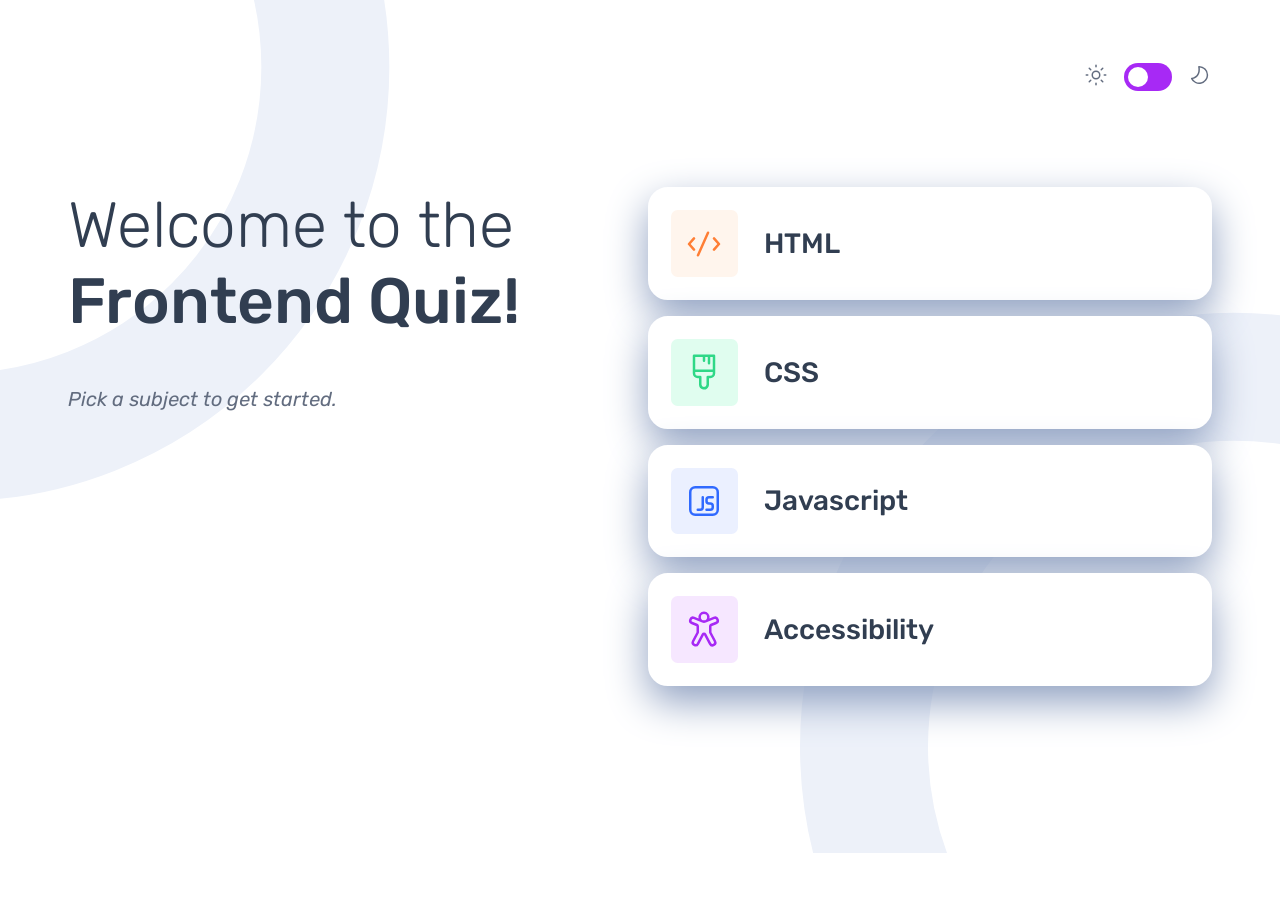
<file: index.html>
<!DOCTYPE html>
<html lang="en">
<head>
  <meta charset="UTF-8">
  <meta name="viewport" content="width=device-width, initial-scale=1.0">
  <meta name="description" content="Frontendmentor frontend quiz app solution">

  <link rel="icon" type="image/png" sizes="32x32" href="./assets/images/favicon-32x32.png">
  <link rel="stylesheet" type="text/css" href="style.css">
  <script defer src="theme.js"></script>
  <script defer src="script.js"></script>
  
  <title>Frontend Mentor | Frontend quiz app</title>
</head>
<body>
  <main>
    <header class="theme">
      <div class="theme-switch">
        <div>
          <svg class="theme-icon sun-icon" xmlns="http://www.w3.org/2000/svg" width="24" height="24" fill="#626C7F" viewBox="0 0 24 24"><path d="M12 1.5a.75.75 0 0 1 .75.75v1.5a.75.75 0 1 1-1.5 0v-1.5A.75.75 0 0 1 12 1.5Zm0 15a4.5 4.5 0 1 0 0-9 4.5 4.5 0 0 0 0 9Zm0-1.5a3 3 0 1 1 0-6 3 3 0 0 1 0 6Zm9.75-2.25a.75.75 0 1 0 0-1.5h-1.5a.75.75 0 1 0 0 1.5h1.5ZM12 19.5a.75.75 0 0 1 .75.75v1.5a.75.75 0 1 1-1.5 0v-1.5a.75.75 0 0 1 .75-.75Zm-8.25-6.75a.75.75 0 1 0 0-1.5h-1.5a.75.75 0 1 0 0 1.5h1.5Zm.969-8.031a.75.75 0 0 1 1.062 0l1.5 1.5a.751.751 0 0 1-1.062 1.062l-1.5-1.5a.75.75 0 0 1 0-1.062Zm1.062 14.562a.75.75 0 1 1-1.062-1.06l1.5-1.5a.75.75 0 1 1 1.062 1.06l-1.5 1.5Zm13.5-14.562a.75.75 0 0 0-1.062 0l-1.5 1.5a.751.751 0 0 0 1.062 1.062l1.5-1.5a.75.75 0 0 0 0-1.062Zm-1.062 14.562a.75.75 0 0 0 1.062-1.06l-1.5-1.5a.75.75 0 0 0-1.062 1.06l1.5 1.5Z"/></svg>
        </div>
        <div>
          <label class="switch">
          <input type="checkbox" aria-label="Toggle dark mode"/>
          <span></span>
          </label>
        </div>
        <div>
          <svg class="theme-icon moon-icon" xmlns="http://www.w3.org/2000/svg" width="24" height="24" fill="#626C7F" viewBox="0 0 24 24"><path d="M11.775 4.522A7.5 7.5 0 1 1 4.898 16.09c2.104-.57 4.974-1.953 6.24-5.326.828-2.211.876-4.408.637-6.241ZM20.184 12a8.997 8.997 0 0 0-9.315-8.994.75.75 0 0 0-.713.888c.345 1.821.42 4.092-.424 6.342-1.2 3.201-4.203 4.26-6.115 4.606a.75.75 0 0 0-.542 1.066A9 9 0 0 0 20.184 12Z"/></svg>
        </div>
      </div>
    </header>
    <div class="quiz-info">
      <div class="instructions">
        <h1 class="heading light-texts2">
          <span class="text-welcome">Welcome to the</span> 
          <span class="text-frntend-quiz">Frontend Quiz!</span>
        </h1>
        <p class="instruction light-texts1">Pick a subject to get started.</p>
      </div>
      <div class="quest-categories" id="quest_categories">
        <button class="option light-block" id="HTML">
          <img class="quest-category-icon icon-html" src="./assets/images/icon-html.svg" alt="illustration of HTML">
          <p class="quest-category-text light-texts2">HTML</p>
        </button>
        <button class="option light-block" id="CSS">
          <img class="quest-category-icon icon-css" src="./assets/images/icon-css.svg" alt="illustration of CSS">
          <p class="quest-category-text light-texts2">CSS</p>
        </button>
        <button class="option light-block" id="JavaScript">
          <img class="quest-category-icon icon-js" src="./assets/images/icon-js.svg" alt="illustration of java script">
          <p class="quest-category-text light-texts2">Javascript</p>
        </button>
        <button class="option light-block" id="Accessibility">
          <img class="quest-category-icon icon-a11y" src="./assets/images/icon-accessibility.svg" alt="illustration of accessibility">
          <p class="quest-category-text light-texts2">Accessibility</p>
        </button>
      </div>
    </div>
  </main>
  <footer>
    
  </footer>
</body>
</html>
</file>
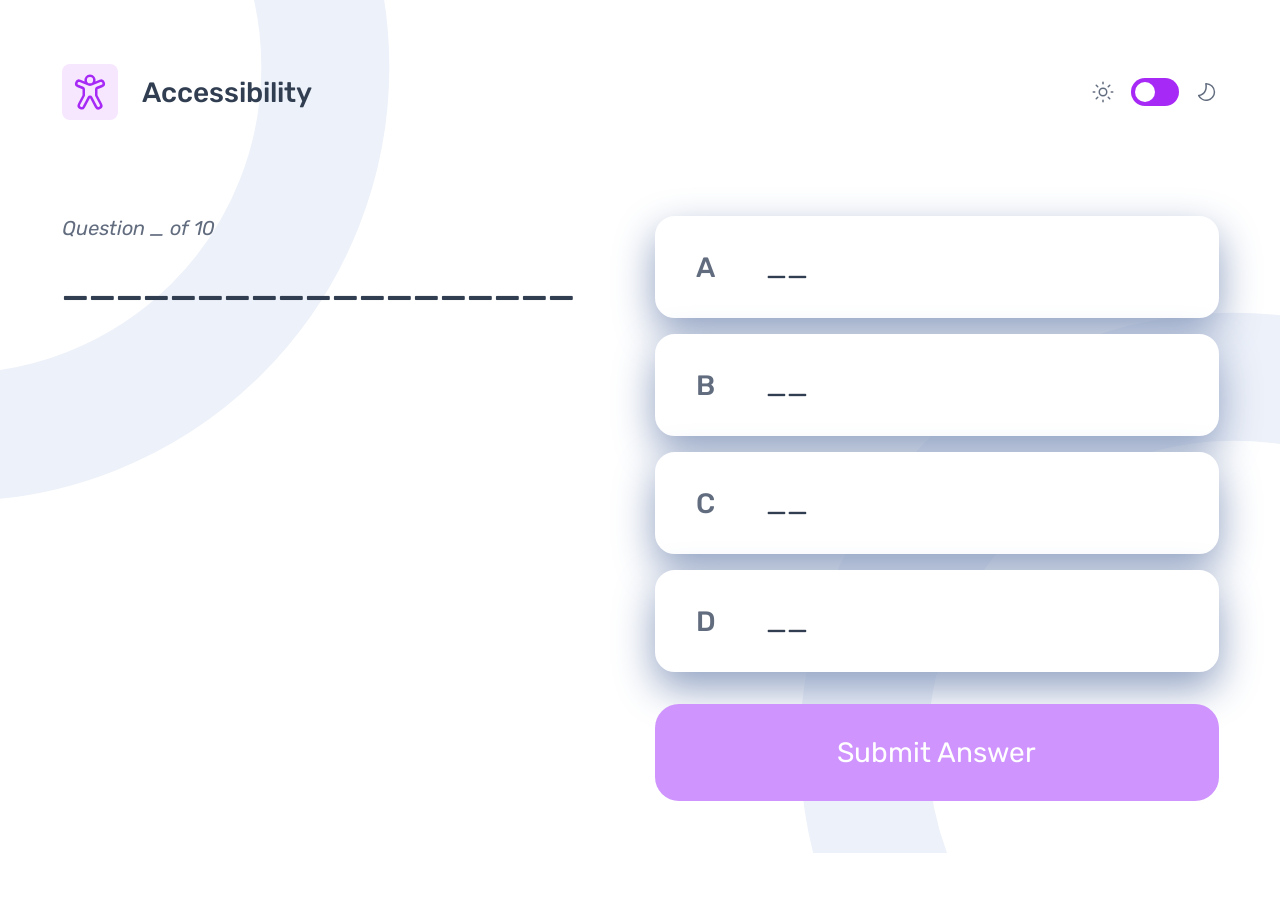
<file: questions.html>
<!DOCTYPE html>
<html lang="en">
<head>
	<meta charset="utf-8">
	<meta name="viewport" content="width=device-width, initial-scale=1">

  	<link rel="stylesheet" type="text/css" href="style.css">
  	<link rel="stylesheet" type="text/css" href="questions_style.css">
  	<script defer src="theme.js"></script>
  	<script defer src="script.js"></script>
  	<script defer src="questions_script.js"></script>

	<title>Questions</title>
	
</head>
<body>
	<header>
	  <div><img class="quest-category-icon icon-a11y" src="./assets/images/icon-accessibility.svg" alt="illustration of accessibility" id="quiz_category_img"><p class="a11y-category light-texts2" id="title">Accessibility</p></div>
	  <div class="theme-switch">
	    <div>
	      <svg class="theme-icon sun-icon" xmlns="http://www.w3.org/2000/svg" width="24" height="24" fill="#626C7F" viewBox="0 0 24 24"><path d="M12 1.5a.75.75 0 0 1 .75.75v1.5a.75.75 0 1 1-1.5 0v-1.5A.75.75 0 0 1 12 1.5Zm0 15a4.5 4.5 0 1 0 0-9 4.5 4.5 0 0 0 0 9Zm0-1.5a3 3 0 1 1 0-6 3 3 0 0 1 0 6Zm9.75-2.25a.75.75 0 1 0 0-1.5h-1.5a.75.75 0 1 0 0 1.5h1.5ZM12 19.5a.75.75 0 0 1 .75.75v1.5a.75.75 0 1 1-1.5 0v-1.5a.75.75 0 0 1 .75-.75Zm-8.25-6.75a.75.75 0 1 0 0-1.5h-1.5a.75.75 0 1 0 0 1.5h1.5Zm.969-8.031a.75.75 0 0 1 1.062 0l1.5 1.5a.751.751 0 0 1-1.062 1.062l-1.5-1.5a.75.75 0 0 1 0-1.062Zm1.062 14.562a.75.75 0 1 1-1.062-1.06l1.5-1.5a.75.75 0 1 1 1.062 1.06l-1.5 1.5Zm13.5-14.562a.75.75 0 0 0-1.062 0l-1.5 1.5a.751.751 0 0 0 1.062 1.062l1.5-1.5a.75.75 0 0 0 0-1.062Zm-1.062 14.562a.75.75 0 0 0 1.062-1.06l-1.5-1.5a.75.75 0 0 0-1.062 1.06l1.5 1.5Z"/></svg>
	    </div>
	    <div>
	      <label class="switch">
	      <input type="checkbox" aria-label="Toggle dark mode"/>
	      <span></span>
	      </label>
	    </div>
	    <div>
	      <svg class="theme-icon moon-icon" xmlns="http://www.w3.org/2000/svg" width="24" height="24" fill="#626C7F" viewBox="0 0 24 24"><path d="M11.775 4.522A7.5 7.5 0 1 1 4.898 16.09c2.104-.57 4.974-1.953 6.24-5.326.828-2.211.876-4.408.637-6.241ZM20.184 12a8.997 8.997 0 0 0-9.315-8.994.75.75 0 0 0-.713.888c.345 1.821.42 4.092-.424 6.342-1.2 3.201-4.203 4.26-6.115 4.606a.75.75 0 0 0-.542 1.066A9 9 0 0 0 20.184 12Z"/></svg>
	    </div>
	  </div>
	</header>
	<main>
		<div class="left-section">
			<pre class="question-no light-texts1">Question <span id="question_no">_</span> of 10</pre>
			<p class="question light-texts2" id="question">___________________</p>
			<div id="progress_block" class="progress-block light-block">
				<!-- <div class="progress"></div> -->
				<!-- <input id="progress_bar" class="slider" type="range" name="" value="10" min="0" max="10"> -->
				<div id="progress_bar" class="progress-bar"></div>
			</div>
		</div>
		<div class="right-section">
			<button class="option option-space light-block">
				<p>
					<span class="choice-index">A</span>
					<span class="choice light-texts2" id="option0">__</span>
				</p>
			</button>
			<button class="option option-space light-block">
				<p>
					<span class="choice-index">B</span>
					<span class="choice light-texts2" id="option1">__</span>
				</p>
			</button>
			<button class="option option-space light-block">
				<p>
					<span class="choice-index">C</span>
					<span class="choice light-texts2" id="option2">__</span>
				</p>
			</button>
			<button class="option option-space light-block">
				<p>
					<span class="choice-index">D</span>
					<span class="choice light-texts2" id="option3">__</span>
				</p>
			</button>
			
			<button class="submit" id="submit_btn">Submit Answer</button>
			<!-- error message -->
			<div class="error">
				<svg class="cross" xmlns="http://www.w3.org/2000/svg" width="40" height="40" fill="none" viewBox="0 0 40 40"><path fill="#EE5454" d="M20 5a15 15 0 1 1 0 30 15 15 0 0 1 0-30Zm0 2.5a12.5 12.5 0 1 0 0 25 12.5 12.5 0 0 0 0-25Zm-5.402 7.415.142-.175a1.25 1.25 0 0 1 1.595-.143l.175.143L20 18.233l3.49-3.493a1.25 1.25 0 0 1 1.595-.143l.175.143a1.25 1.25 0 0 1 .142 1.595l-.142.175L21.767 20l3.493 3.49a1.25 1.25 0 0 1 .142 1.595l-.142.175a1.25 1.25 0 0 1-1.595.142l-.175-.142L20 21.767l-3.49 3.493a1.25 1.25 0 0 1-1.595.142l-.175-.142a1.25 1.25 0 0 1-.143-1.595l.143-.175L18.233 20l-3.493-3.49a1.25 1.25 0 0 1-.143-1.595Z"/></svg>
				<p class="light-texts2">Please select an answer</p>
			</div>
		</div>
	</main>
</body>
</html>
</file>
<file: style.css>
@import url('https://fonts.googleapis.com/css2?family=Rubik:ital,wght@0,300..900;1,300..900&display=swap');

*{
	padding: 0;
	margin: 0;
	box-sizing: border-box;
	font-family: "Rubik", sans-serif;
}

:root{
	--grey-50: #F4F6FA;
	--orange-50: #FFF5ED;
	--blue-900: #313E51;
	--grey-500: #626C7F;
	--green-100: #E0FDEF;
	--blue-50: #EBF0FF;
	--blue-850: #3B4D66;
	--purple-100: #F6E7FF;
	--text-preset4: 1.75rem;
	--text-preset2: 4rem;
	--text-preset6:1.25rem;
	--medium: 500;
	--light: 300;
	--purple-600: #A729F5;
	--rounded: 24px;
}

body{
	background: url("./assets/images/pattern-background-desktop-light.svg");
	background-repeat: no-repeat;
	background-size: cover;
	display: grid;
	place-content: center;
	min-height: 85vh;
	transition: 0.3s;
}

main{
	display: flex;
	flex-direction: column;
	gap: 6rem;
}

.heading{
	color: var(--blue-900);
	font-size: var(--text-preset2);
}

.option{
	display: flex;
	align-items: center;
	gap: 2em;
	background-color: white; /*///*/
	box-shadow: 0px 16px 40px 0 #8FA0C1;
	border-radius: 1.5em;
	width: 564px;
	padding: 1.5em;
	border: 3px solid white;
	cursor: pointer;

	max-width: 564px;
  width: 100vw;
}

.quest-category-icon{
	padding: 1em;
	border-radius: .5em;
}

.quest-category-text{
	font-size: var(--text-preset4);
	font-weight: var(--medium);
	color: var(--blue-900);
}

.quest-categories{
	display: flex;
    flex-direction: column;
    gap: 1em;
}

.text-welcome{
	font-weight: var(--light);
}

.text-frntend-quiz{
	font-weight: var(--medium);
	display: block;
}

.instructions{
	display: flex;
	flex-direction: column;
	gap: 3em;
}

.instruction{
	color: var(--grey-500);
	font-size: var(--text-preset6);
	font-style: italic;
}

.icon-html{
	background-color: var(--orange-50);
}

.icon-css{
	background-color: var(--green-100);
}

.icon-js{
	background-color: var(--blue-50);
}

.icon-a11y{
	background-color: var(--purple-100);
}

.quiz-info{
	display: flex;
	gap: 8rem;
}

.theme{
	display: flex;
	justify-content: flex-end;
}

/*****************************************/

.question-no{
	margin-bottom: 1.5rem;
	font-size: 20px;
	font-style: italic;
	color: var(--grey-500);
}

.a11y-category{
	font-size: 1.75rem;
	font-weight: 500;
	color: var(--blue-900);
}

.question{
	font-size: 36px;
	font-weight: var(--medium);
	max-width: 465px;
	color: var(--blue-900);
}

.choice-index{
	width: 56px;
  height: 56px;
  display: flex;
  justify-content: center;
  align-items: center;
  color: var(--grey-500);
  border-radius: .5rem;
  font-weight: var(--medium);
  flex: none;
}

.choice{
	align-self: center;
	color: var(--blue-900);
	text-align: left;
}

.progress-block{
	margin-top: 184px;
	padding: .5em 0;
	padding-left: 0.5em;
	padding-right: 0.5em;
	border-radius: 1.5em;
	display: none;
}

.progress{
	height: 8px;
	background: #A729F5;
	border-radius: 1.5em;
}

/*****************************************/

/*score.html*/
.quiz-status{
	color: var(--blue-900);
}

.total-score{
	color: var(--grey-500);
}

.score-card{
	box-shadow: 0px 0px 50px rgba(143, 160, 193, 0.5);
}

/*light-dark mode code start*/
.theme-switch{
	display: flex;
	gap: 1em;
}

.dark-mode {
  background:  #313E51 url("./assets/images/pattern-background-desktop-dark.svg");
  background-repeat: no-repeat;
	background-size: cover;
  color: white;
}

.light{
	fill: white;
}

.blue-850{
	background-color: var(--blue-850);
	box-shadow: none;
	border: 3px solid var(--blue-850);
}

.white{
	color: white;
}

.blue-300{
	color: #ABC1E1;
}

.switch {
  display: block;
  position: relative;
  /*margin: auto; */
  width: 48px;
  height: 28px;
  cursor: pointer;
  overflow: hidden;
}

.switch input {
  position: absolute;
  top: -30px;
  left: -30px;
  width: 0;
  height: 0;
}

.switch input + span {
  position: absolute;
  top: 0;
  bottom: 0;
  left: 0;
  right: 0;
  background: #A729F5;
  border-radius: 20px;
}

.switch input + span:before {
  content: "";
  display: inline-block;
  position: absolute;
  top: 50%;
  left: 4px;
  width: 20px;
  height: 20px;
  background: white;
  border-radius: 50%;
  transform: translateY(-50%);
  transition: all .3s;
}

.switch input:checked + span:before {
  left: 23.5px;
}
/*light-dark mode code end*/

@media (max-width: 1200px){

	body{
		background: url(./assets/images/pattern-background-tablet-light.svg);
		background-repeat: no-repeat;
	}

	body.dark-mode {
      background-image: url("./assets/images/pattern-background-tablet-dark.svg");
   }

	main{
		gap: 3rem;
	}

	header{
		margin-top: 3em 
	}

	.instructions{
		gap: 1em;
	}

	.quiz-info{
		flex-direction: column;
	}

	.option{
		padding: 1em;
		width: 640px;
	}

	.quiz-info{
		gap: 4rem;
	}

	.quest-categories{
		gap: 1.5em;
	}
}

@media (max-width: 700px){

	main{
		width: 100vw;
	}

	.quiz-info{
		gap:1rem;
		align-items: center;
	}

	.instructions{
		align-items: center;
	}

	.option{
		width: 100vw;
    max-width: 640px;
	}

	.heading{
		font-size: 3rem;
	}
}

@media (max-width: 375px){

	body{
		background: url(./assets/images/pattern-background-mobile-light.svg);
		background-repeat: no-repeat;
	}

	body.dark-mode {
      background-image: url("./assets/images/pattern-background-mobile-dark.svg");
  }

	header{
		margin-top: 1em;
	}

	.heading{
		font-size: 2.5rem;
	}

	.instructions{
		align-items: unset;
		align-self: flex-start;
		margin-left: 1em;
	}

	.instructions p{
		font-size: 0.875rem;
	}

	.option{
		gap: 1em;
		width: 100%;
		border-radius: 0.75em;
		width: 345px;
	}

	.quest-categories{
		gap: 1em;
	}

	.quest-category-text{
		font-size: 1.125rem;
	}

	.quest-category-icon{
		padding: 0.5em;
	}

	.quiz-info{
		gap: 2.5rem;
	}

	.switch{
		width: 32px;
		height: 20px;
	}

	.switch input + span:before{
		width: 12px;
		height: 12px;
	}

	.switch input:checked + span:before {
    left: 15.9px;
  }

  .sun-icon, .moon-icon{
  	width: 17px;
    height: 17px;
  }

  .theme-switch{
  	gap: 8px;
  }

  .left-section{
  	margin-left: 1em;
  }

}

button:focus-visible {
	outline: 2px dotted #708090;
	outline-offset: .2rem;
	transition-duration: 0.3s;
}

.switch input:focus-visible + span{
	border: 2px dotted black;
}

footer{
	margin-top: 1em;
}

.data-error{
	color: red;
	text-align: center;
}
</file>
<file: questions_style.css>
:root{
	--purple-600: #A729F5;
	--grey-50: #F4F6FA;
}

header{
	display: flex;
    justify-content: space-between;
    align-items: center;
    width: 1157px;
    margin-bottom: 6rem;
    margin-top: 4em;
}

header div{
	display: flex;
	align-items: center;
	gap: 1.5em;
}

.quest-category-icon{
	padding: 8px 8px;
}

main{
	gap: 8rem;
	flex-direction: row;
}

main .right-section{
	display: flex;
	flex-direction: column;
	gap: 1rem;
}

.submit{
	padding: 32px;
    border-radius: 24px;
    border: none;
    font-size: 28px;
    margin-top: 1rem;
    background: #CF94FD;
    color: white;
}

.option p{
	font-size: 1.75rem;
	display: flex;
	gap: 2rem;
	align-items: center;
}

.grey-background{
	background: var(--grey-50);
}

.error{
	display: flex;
    flex-direction: row;
    justify-content: center;
    align-items: center;
    font-size: 1.5rem;
    color: #EE5454;
    gap: 8px;
    display: none;
}

@media (max-width: 1200px){

	main{
		align-items: center;
		flex-direction: column;
		gap: 1.5rem;
	}

	.left-section{
		align-self: flex-start;
	}

	header{
		width: unset;
		margin-top: 2em;
		margin-bottom: 3em;
	}

	.question{
		max-width: 630px;
	}

	.progress-block{
		margin-top: 24px;
	}

	.submit{
		background: var(--purple-600);
		margin-top: 1rem;
	}

	main .right-section{
		gap:1.5rem;
	}

}

@media (max-width: 375px){
	header{
		margin-top: 1em;
	}

	.a11y-category{
		font-size: 1.125rem;
	}

	header div{
		gap:1em;
	}

	.question{
		font-size: 1.25rem;
		max-width: 340px;
	}

	.question-no{
		font-size: 14px;
		margin-bottom: 1rem;
	}

	.option p{
		font-size: 1.125rem;
		gap: 1rem;
	}

	.choice-index{
		width: 40px;
		height: 40px;
	}

	.submit {
		padding: 16px;
		border-radius: 12px;
		font-size: 1.125rem;
		margin-top: unset;
	}

	.error{
		font-size: 1.125rem;
	}

	.cross{
		width: 30px;
		height: 30px;
	}

	main{
		gap: 0.5rem;
	}

	main .right-section{
		gap: 1rem;
	}

	.progress-block {
    	margin-top: 0.5rem;
	}

	.option{
		width: 345px;
    	max-width: unset;
	}

}

.option:hover, .active{
	border: 3px solid var(--purple-600);
	cursor: pointer;
}

.option:hover .choice-index, .active1{
	background: var(--purple-600);
	color: white;
}

.submit:hover{
	background: var(--purple-600);
	cursor: pointer;
}

/*Correct answer*/
.correct-ans{
	border: 3px solid #2FD887;
	justify-content: space-between;
}

.correct-ans .choice-index{
	background: #2FD887;
	color: white;
}

/*Wrong-answer*/
.wrong-ans{
	border: 3px solid #EE5454;
}

.wrong-ans .choice-index{
	background: #EE5454;
	color: white;
}

.wrong-ans-cross{
	display: block;
}

.progress-bar{
	background: #A729F5;
	height: 8px;
	width: 0%;
	border-radius: 2em;
}

.option-space{
	justify-content: space-between;
}

.show-progress-block{
	display: block;
}
</file>
